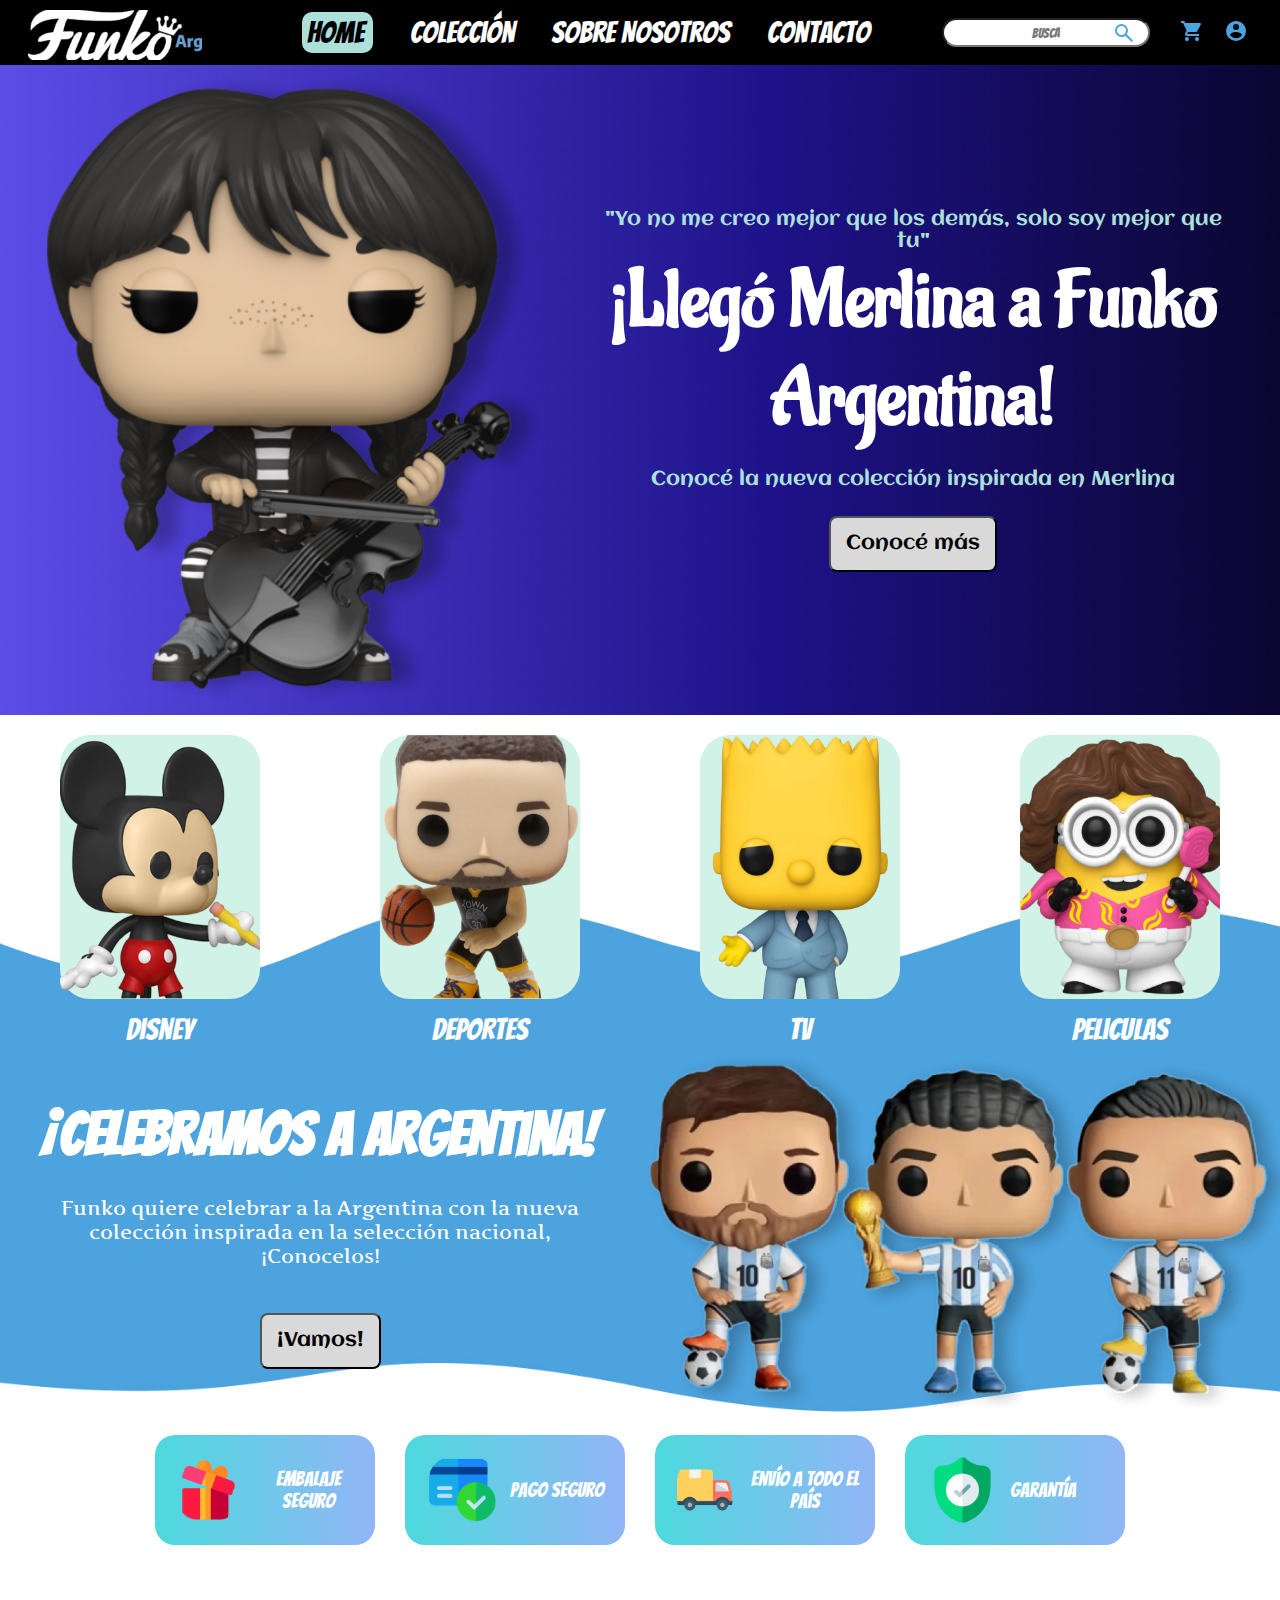
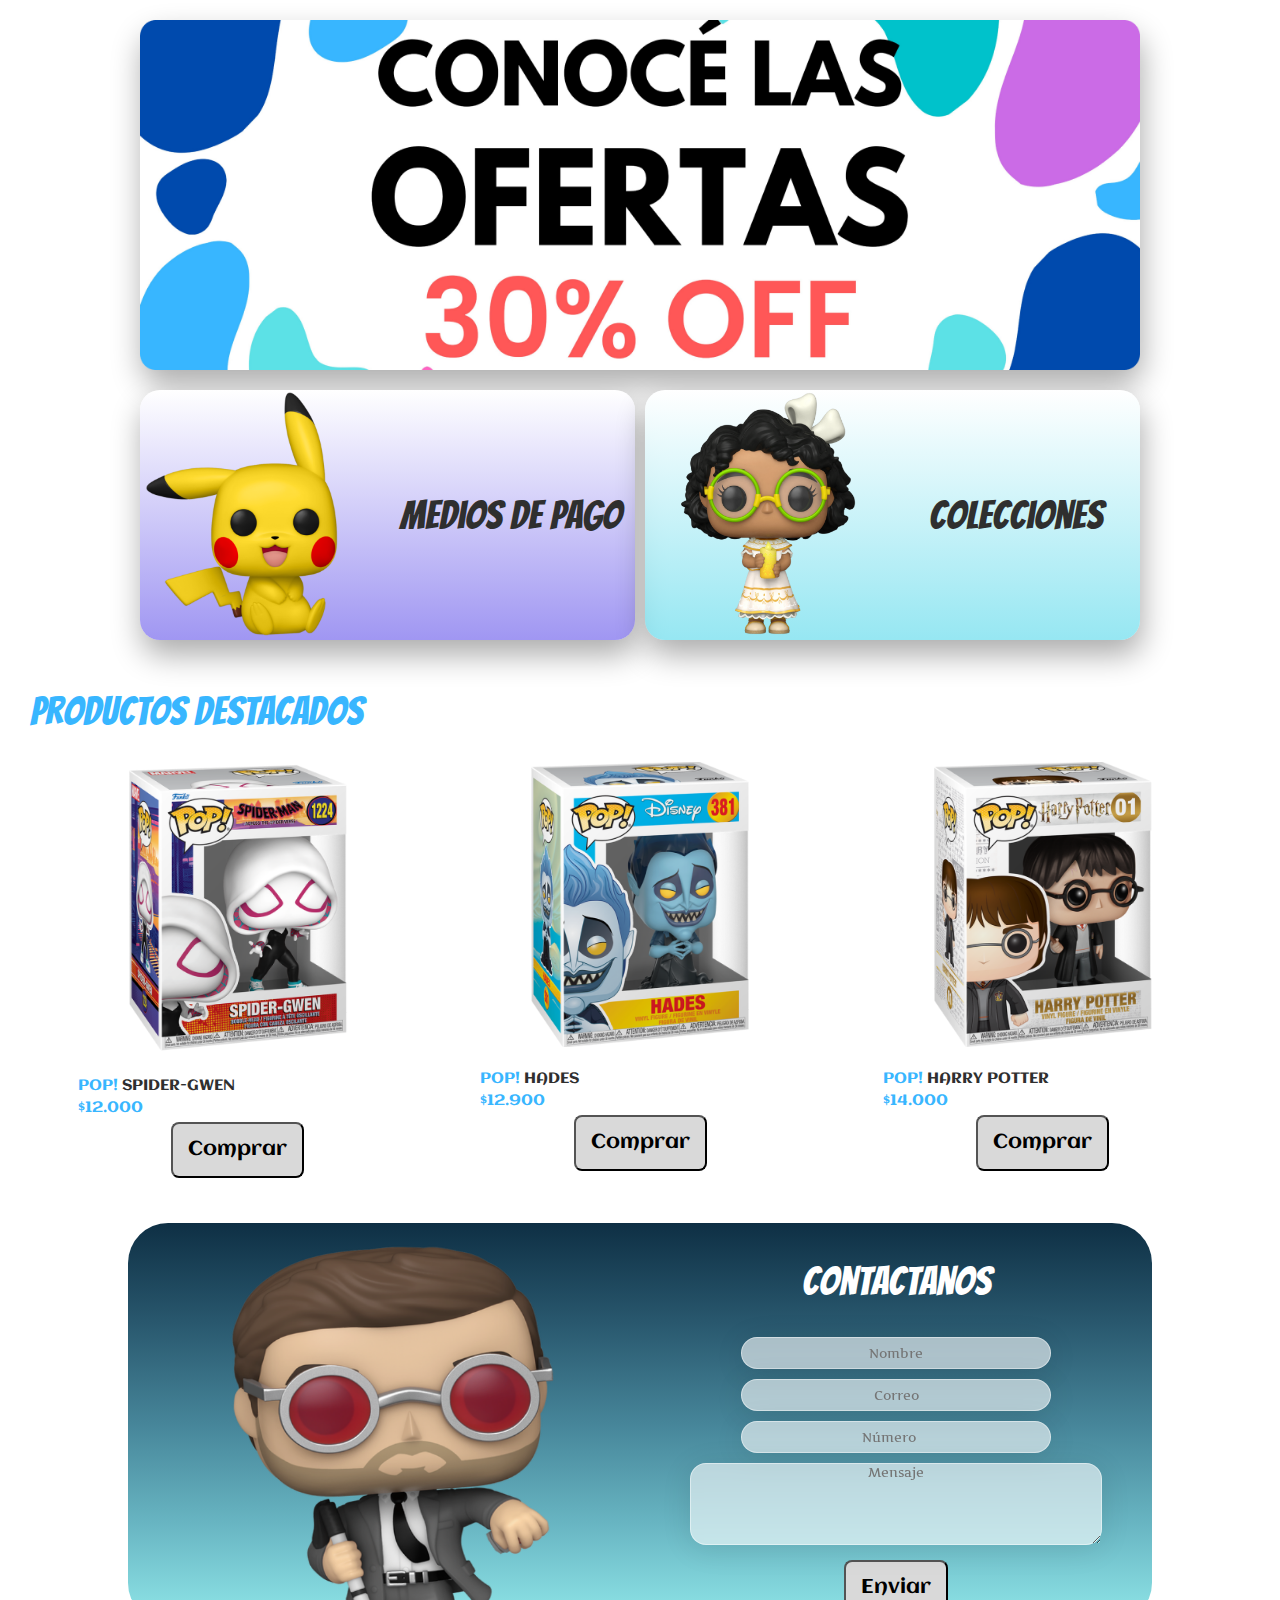
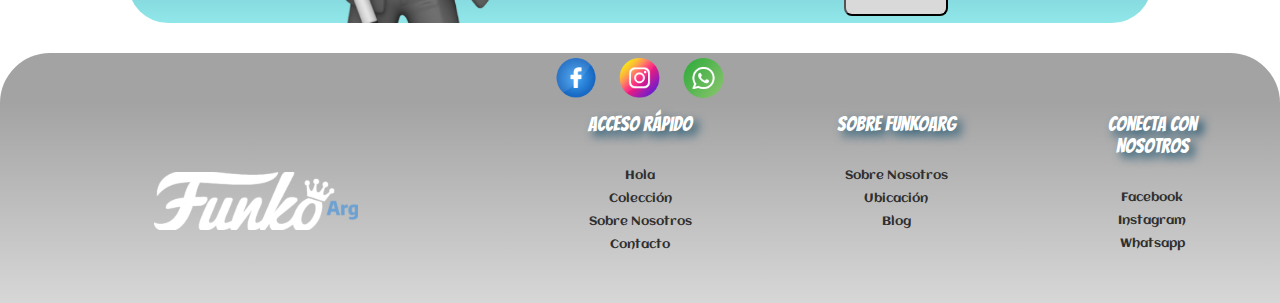
<file: index.html>
<!DOCTYPE html>
<head>
    <meta charset="UTF-8">
    <meta http-equiv="X-UA-Compatible" content="IE=edge">
    <meta name="viewport" content="width=device-width, initial-scale=1.0">
    <link rel="preconnect" href="https://fonts.googleapis.com">
    <link rel="preconnect" href="https://fonts.gstatic.com" crossorigin="">
    <link href="https://fonts.googleapis.com/css2?family=Aclonica&amp;family=Aladin&amp;family=Artifika&amp;family=Bangers&amp;display=swap" rel="stylesheet">
    <link rel="stylesheet" href="./CSS/index.css">
    <script src="./JS/index.js"></script>
    <link rel="icon" type="image/png" href="./IMG/PopLogo.webp">
    <title>FunkoPop - Argentina</title>
</head>

<body>
    <header>
        <div class="header_picture">
            <img src="./IMG/LogoFunko.svg" alt="Logo FunkoPop - Argentina">
        </div>
        <div class="header_div_nav">
            <nav class="header_nav">
                <ul class="nav_list">
                    <li class="nav_items nav_Selected">
                        <a href="">Home</a>
                    </li>
                    <li class="nav_items">
                        <a href="">Colección</a>
                    </li>
                    <li class="nav_items">
                        <a href="">Sobre Nosotros</a>
                    </li>
                    <li class="nav_items">
                        <a href="">Contacto</a>
                    </li>
                </ul>
            </nav>
        </div>
        <div class="header_div_search">
            <div class="search_section">
                <input placeholder="Busca" type="text" name="busqueda" class="search_input">
                <a href="">
                    <svg class="search_icon" xmlns="http://www.w3.org/2000/svg" width="24" height="24" viewBox="0 0 24 24"><path fill="#4ca3dd" d="m19.6 21l-6.3-6.3q-.75.6-1.725.95T9.5 16q-2.725 0-4.612-1.888T3 9.5q0-2.725 1.888-4.612T9.5 3q2.725 0 4.612 1.888T16 9.5q0 1.1-.35 2.075T14.7 13.3l6.3 6.3l-1.4 1.4ZM9.5 14q1.875 0 3.188-1.313T14 9.5q0-1.875-1.313-3.188T9.5 5Q7.625 5 6.312 6.313T5 9.5q0 1.875 1.313 3.188T9.5 14Z"/></svg>
                </a>
            </div>
            <div div="" class="search_iconSection">
                <a href="" class="buy_icon header_icons">
                    <svg xmlns="http://www.w3.org/2000/svg" width="24" height="24" viewBox="0 0 24 24"><path fill="#4ca3dd" d="M7 22q-.825 0-1.413-.588T5 20q0-.825.588-1.413T7 18q.825 0 1.413.588T9 20q0 .825-.588 1.413T7 22Zm10 0q-.825 0-1.413-.588T15 20q0-.825.588-1.413T17 18q.825 0 1.413.588T19 20q0 .825-.588 1.413T17 22ZM5.2 4h14.75q.575 0 .875.513t.025 1.037l-3.55 6.4q-.275.5-.738.775T15.55 13H8.1L7 15h12v2H7q-1.125 0-1.7-.988t-.05-1.962L6.6 11.6L3 4H1V2h3.25l.95 2Z"/></svg>
                </a>
                <a id="userIcon_notLogin" href="./HTML/user.html" class="user_icon header_icons">
                    <svg xmlns="http://www.w3.org/2000/svg" width="24" height="24" viewBox="0 0 24 24"><path fill="#4ca3dd" d="M12 19.2c-2.5 0-4.71-1.28-6-3.2c.03-2 4-3.1 6-3.1s5.97 1.1 6 3.1a7.232 7.232 0 0 1-6 3.2M12 5a3 3 0 0 1 3 3a3 3 0 0 1-3 3a3 3 0 0 1-3-3a3 3 0 0 1 3-3m0-3A10 10 0 0 0 2 12a10 10 0 0 0 10 10a10 10 0 0 0 10-10c0-5.53-4.5-10-10-10Z"/></svg>
                </a>
                <a id="userIcon_loginAlready" class="iconDisplay header_icons" href="./HTML/user.html" class="user_icon header_icons">
                    <svg xmlns="http://www.w3.org/2000/svg" width="24" height="24" viewBox="0 0 24 24"><g fill="none" fill-rule="evenodd"><path d="M24 0v24H0V0h24ZM12.594 23.258l-.012.002l-.071.035l-.02.004l-.014-.004l-.071-.036c-.01-.003-.019 0-.024.006l-.004.01l-.017.428l.005.02l.01.013l.104.074l.015.004l.012-.004l.104-.074l.012-.016l.004-.017l-.017-.427c-.002-.01-.009-.017-.016-.018Zm.264-.113l-.014.002l-.184.093l-.01.01l-.003.011l.018.43l.005.012l.008.008l.201.092c.012.004.023 0 .029-.008l.004-.014l-.034-.614c-.003-.012-.01-.02-.02-.022Zm-.715.002a.023.023 0 0 0-.027.006l-.006.014l-.034.614c0 .012.007.02.017.024l.015-.002l.201-.093l.01-.008l.003-.011l.018-.43l-.003-.012l-.01-.01l-.184-.092Z"/><path fill="#ade0db" d="M12 2C6.477 2 2 6.477 2 12s4.477 10 10 10s10-4.477 10-10S17.523 2 12 2ZM8.5 9.5a3.5 3.5 0 1 1 7 0a3.5 3.5 0 0 1-7 0Zm9.758 7.484A7.985 7.985 0 0 1 12 20a7.985 7.985 0 0 1-6.258-3.016C7.363 15.821 9.575 15 12 15s4.637.821 6.258 1.984Z"/></g></svg>
                </a>
                <a id="logOu"  class="iconDisplay header_icons">
                    <svg xmlns="http://www.w3.org/2000/svg" width="24" height="24" viewBox="0 0 24 24"><path fill="red" fill-rule="evenodd" d="M6 2a3 3 0 0 0-3 3v14a3 3 0 0 0 3 3h6a3 3 0 0 0 3-3V5a3 3 0 0 0-3-3H6zm10.293 5.293a1 1 0 0 1 1.414 0l4 4a1 1 0 0 1 0 1.414l-4 4a1 1 0 0 1-1.414-1.414L18.586 13H10a1 1 0 1 1 0-2h8.586l-2.293-2.293a1 1 0 0 1 0-1.414z" clip-rule="evenodd"/></svg>
                </a>
                <a href="" class="menu_icon header_icons">
                    <svg xmlns="http://www.w3.org/2000/svg" width="24" height="24" viewBox="0 0 24 24"><path fill="#4ca3dd" d="M4 18h16c.55 0 1-.45 1-1s-.45-1-1-1H4c-.55 0-1 .45-1 1s.45 1 1 1zm0-5h16c.55 0 1-.45 1-1s-.45-1-1-1H4c-.55 0-1 .45-1 1s.45 1 1 1zM3 7c0 .55.45 1 1 1h16c.55 0 1-.45 1-1s-.45-1-1-1H4c-.55 0-1 .45-1 1z"/></svg>
                    <svg class="iconDisplay" xmlns="http://www.w3.org/2000/svg" width="24" height="24" viewBox="0 0 24 24"><g fill="none" fill-rule="evenodd"><path d="M24 0v24H0V0h24ZM12.594 23.258l-.012.002l-.071.035l-.02.004l-.014-.004l-.071-.036c-.01-.003-.019 0-.024.006l-.004.01l-.017.428l.005.02l.01.013l.104.074l.015.004l.012-.004l.104-.074l.012-.016l.004-.017l-.017-.427c-.002-.01-.009-.017-.016-.018Zm.264-.113l-.014.002l-.184.093l-.01.01l-.003.011l.018.43l.005.012l.008.008l.201.092c.012.004.023 0 .029-.008l.004-.014l-.034-.614c-.003-.012-.01-.02-.02-.022Zm-.715.002a.023.023 0 0 0-.027.006l-.006.014l-.034.614c0 .012.007.02.017.024l.015-.002l.201-.093l.01-.008l.003-.011l.018-.43l-.003-.012l-.01-.01l-.184-.092Z"/><path fill="#ade0db" d="M12 2C6.477 2 2 6.477 2 12s4.477 10 10 10s10-4.477 10-10S17.523 2 12 2ZM8.5 9.5a3.5 3.5 0 1 1 7 0a3.5 3.5 0 0 1-7 0Zm9.758 7.484A7.985 7.985 0 0 1 12 20a7.985 7.985 0 0 1-6.258-3.016C7.363 15.821 9.575 15 12 15s4.637.821 6.258 1.984Z"/></g></svg>
                </a>
            </div>
        </div>
    </header>

    <main>
        <section class="section_presentation">
            <div class="presentation_funko">
                <img src="./IMG/MerlinaFunko.png" alt="Funko de Merlina">
            </div>
            <div class="presentation_messageIntro">
                <div class="messageIntro_phrase">
                    <p>"Yo no me creo mejor que los demás, solo soy mejor que tu"</p>
                </div>
                <div class="messageIntro_titleSection">
                    <div class="titleSection_title">
                        <h1 id="logOu">¡Llegó Merlina a Funko Argentina!</h1>
                        <p>Conocé la nueva colección inspirada en Merlina</p>
                    </div>
                    <div class="buttonSection">
                        <a href="">
                            <button id="btn" class="btn">Conocé más</button>
                        </a>
                    </div>
                </div>
            </div>
        </section>

        <section class="section_colectionOptions">
            <div id="contenedor" class="colectionOptions_funkoSection">
                <div id="locura" class="funkoSection_items">
                    <div class="funkoSection_pictures">
                        <img src="./IMG/MickeyFun.png" alt="Colección de Disney">
                    </div>
                    <div class="funkoSection_title">
                        <p>Disney</p>
                    </div>
                </div>
                <div class="funkoSection_items">
                    <div class="funkoSection_pictures">
                        <img src="./IMG/DeportesFun.png" alt="Colección de Deportes">
                    </div>
                    <div class="funkoSection_title">
                        <p>Deportes</p>
                    </div>
                </div>
                <div class="funkoSection_items">
                    <div class="funkoSection_pictures">
                        <img src="./IMG/BartFun.png" alt="Colección de TV">
                    </div>
                    <div class="funkoSection_title">
                        <p>TV</p>
                    </div>
                </div>
                <div class="funkoSection_items">
                    <div class="funkoSection_pictures">
                        <img src="./IMG/MinnionsFun.png" alt="Colección de Peliculas">
                    </div>
                    <div class="funkoSection_title">
                        <p>Peliculas</p>
                    </div>
                </div>
            </div>
        </section>

        <section class="section_argentinaColection">
            <div class="argentinaColection_title">
                <h2>¡Celebramos a argentina!</h2>
                <p id="modificar">Funko quiere celebrar a la Argentina con la nueva colección inspirada en la selección nacional, ¡Conocelos!</p>
                <div class="buttonSection">
                    <a href="">
                        <button class="btn">¡Vamos!</button>
                    </a>
                </div>
            </div>
            <div class="argentinaColection_picture">
                <img src="./IMG/JugadoresDeFutbol.png" alt="Funko de Selección Argentina">
            </div>
        </section>

        <section class="section_secureOptions">
            <div class="section_secure">
                <div class="secure_items">
                    <div class="secure_items_picture">
                        <img src="./IMG/EmpaquetadoIcon.png" alt="Icono de Embalaje">
                    </div>
                    <div class="secure_items_name">
                        <p>Embalaje Seguro</p>
                    </div>
                </div>
                <div class="secure_items">
                    <div class="secure_items_picture">
                        <img src="./IMG/PagoSeguroIcon.png" alt="Icono de Pago Seguro">
                    </div>
                    <div class="secure_items_name">
                        <p>Pago Seguro</p>
                    </div>
                </div>
                <div class="secure_items">
                    <div class="secure_items_picture">
                        <img src="./IMG/EmbalajeIcon.png" alt="Icono de Envío">
                    </div>
                    <div class="secure_items_name">
                        <p>Envío a todo el país</p>
                    </div>
                </div>
                <div class="secure_items">
                    <div class="secure_items_picture">
                        <img src="./IMG/GarantiaIcon.png" alt="Icono de Garantía">
                    </div>
                    <div class="secure_items_name">
                        <p>Garantía</p>
                    </div>
                </div>
            </div>
        </section>

        <section class="section_grid">
            <div class="grid_home">
                <div class="grid_home_one grid_images">
                    <a href="">
                        <img src="./IMG/Grid1.png" alt="Ofertas">
                    </a>
                </div>
                <div class="grid_home_two grid_images grid_flex">
                    <div class="grid_home_pictures">
                        <a href="">
                            <img src="./IMG/Grid2.png" alt="Colecciones">
                        </a>
                    </div>
                    <div class="grid_home_text">
                        <p>Medios de Pago</p>
                    </div>
                </div>
                <div class="grid_home_three grid_images grid_flex">
                    <div class="grid_home_pictures">
                        <a href="">
                            <img src="./IMG/Grid3.png" alt="Medios de Pago">
                        </a>
                    </div>
                    <div class="grid_home_text">
                        <p>Colecciones</p>
                    </div>
                </div>
            </div>
        </section>

        <section class="section_funkoProducts">
            <div class="funkoProducts_div">
                <div class="funkoProducts_title">
                    <p>Productos destacados</p>
                </div>
                <div class="funkoProducts_productsList">
                    <div class="funkoProducts_item">
                        <picture class="funkoProducts_item_picture">
                            <img src="./IMG/funkoVenta1.png" alt="Funko de Spider-Gwen">
                        </picture>
                        <div class="funkoProducts_item_infoSection">
                            <p><span class="lt-blue">POP!</span> SPIDER-GWEN</p>
                            <p><span class="lt-blue margin-t&b">$12.000</span></p>
                            <a href="">
                                <button class="btn">Comprar</button>
                            </a>
                        </div>
                    </div>
                    <div class="funkoProducts_item">
                        <picture class="funkoProducts_item_picture">
                            <img src="./IMG/ventaFunko2.png" alt="Funko de Hades de Hercules">
                        </picture>
                        <div class="funkoProducts_item_infoSection">
                            <p><span class="lt-blue">POP!</span> HADES</p>
                            <p><span class="lt-blue margin-t&b">$12.900</span></p>
                            <a href="">
                                <button class="btn">Comprar</button>
                            </a>
                        </div>
                    </div>
                    <div class="funkoProducts_item">
                        <picture class="funkoProducts_item_picture">
                            <img src="./IMG/ventaFunko3.png" alt="Funko de Harry Potter">
                        </picture>
                        <div class="funkoProducts_item_infoSection">
                            <p><span class="lt-blue">POP!</span> HARRY POTTER</p>
                            <p><span class="lt-blue margin">$14.000</span></p>
                            <a href="">
                                <button class="btn">Comprar</button>
                            </a>
                        </div>
                    </div>
                </div>
            </div>
        </section>

        <section class="section_contactArea">
            <div class="section_contactArea_parent">
                <div class="contactArea_picture">
                    <img src="./IMG/Contact_Funko.png" alt="Funko de Contacto">
                </div>
                <div class="contactArea_messageArea">
                    <div class="messageArea_title">
                        <p>Contactanos</p>
                    </div>
                   <form method="get" action="/action_page.php" target="_blank">
                    <div class="messageArea_contactInfoHome">
                        <input id="myInput" class="contactInfoHome_input inputHome_short contactInfo_name" type="text" placeholder="Nombre">
                        <p id="kaka" class="locurix">0 caracteres</p>
                        <input id="myInput" class="contactInfoHome_input inputHome_short contactInfo_email" type="email" placeholder="Correo">
                        <p id="kaka" class="locurix">0 caracteres</p>
                        <input class="contactInfoHome_input inputHome_short contactInfo_number" type="number" placeholder="Número">
                        <textarea class="contactInfoHome_input inputHome_large contactInfo_message" placeholder="Mensaje"></textarea>
                    </div>
                    <div class="contactArea_buttonArea">
                        <button type="submit" class="btn">Enviar</button>
                    </div>
                   </form>
                </div>
            </div>
        </section>

        <section class="section_preFooter">
            <div class="preFooter_socialMedia">
                <img src="./IMG/Contact_Fb.png">
                <img src="./IMG/Contact_Ig.png">
                <img src="./IMG/Contact_Ws.png">
            </div>
        </section>
    </main>

    <footer id="locurix">
        <div class="footer_logoDiv">
            <img src="./IMG/LogoFunko.svg">
        </div>
        <div class="footer_infoDiv">
            <div class="footer_fastAccess footer_infoSections">
                <div class="footer_fastAccess_title footer_infoSections_titles">
                    <p>Acceso rápido</p>
                </div>
                <div class="footer_fastAccess_items">
                    <ul class="footer_fastAccess_itemsList footer_infoSections_itemsList">
                        <li>
                            <a href="">Hola</a>
                        </li>
                        <li>
                            <a href="">Colección</a>
                        </li>
                        <li>
                            <a href="">Sobre Nosotros</a>
                        </li>
                        <li>
                            <a href="">Contacto</a>
                        </li>
                    </ul>
                </div>
            </div>
            <div class="footer_aboutUs footer_infoSections">
                <div class="footer_aboutUs_title footer_infoSections_titles">
                    <p>Sobre FunkoArg</p>
                </div>
                <div class="footer_aboutUs_items">
                    <ul class="footer_aboutUs_itemsList footer_infoSections_itemsList">
                        <li>
                            <a href="">Sobre Nosotros</a>
                        </li>
                        <li>
                            <a href="">Ubicación</a>
                        </li>
                        <li>
                            <a href="">Blog</a>
                        </li>
                    </ul>
                </div>
            </div>
            <div class="footer_conectUs footer_infoSections">
                <div class="footer_conectUs_title footer_infoSections_titles">
                    <p>Conecta con Nosotros</p>
                </div>
                <div class="footer_conectUs_items">
                    <ul class="footer_conectUs_itemsList footer_infoSections_itemsList">
                        <li>
                            <a href="">Facebook</a>
                        </li>
                        <li>
                            <a href="">Instagram</a>
                        </li>
                        <li>
                            <a href="">Whatsapp</a>
                        </li>
                    </ul>
                </div>
            </div>
        </div>
    </footer>
    <script src="./JS/home.js"></script>
</body>
</file>
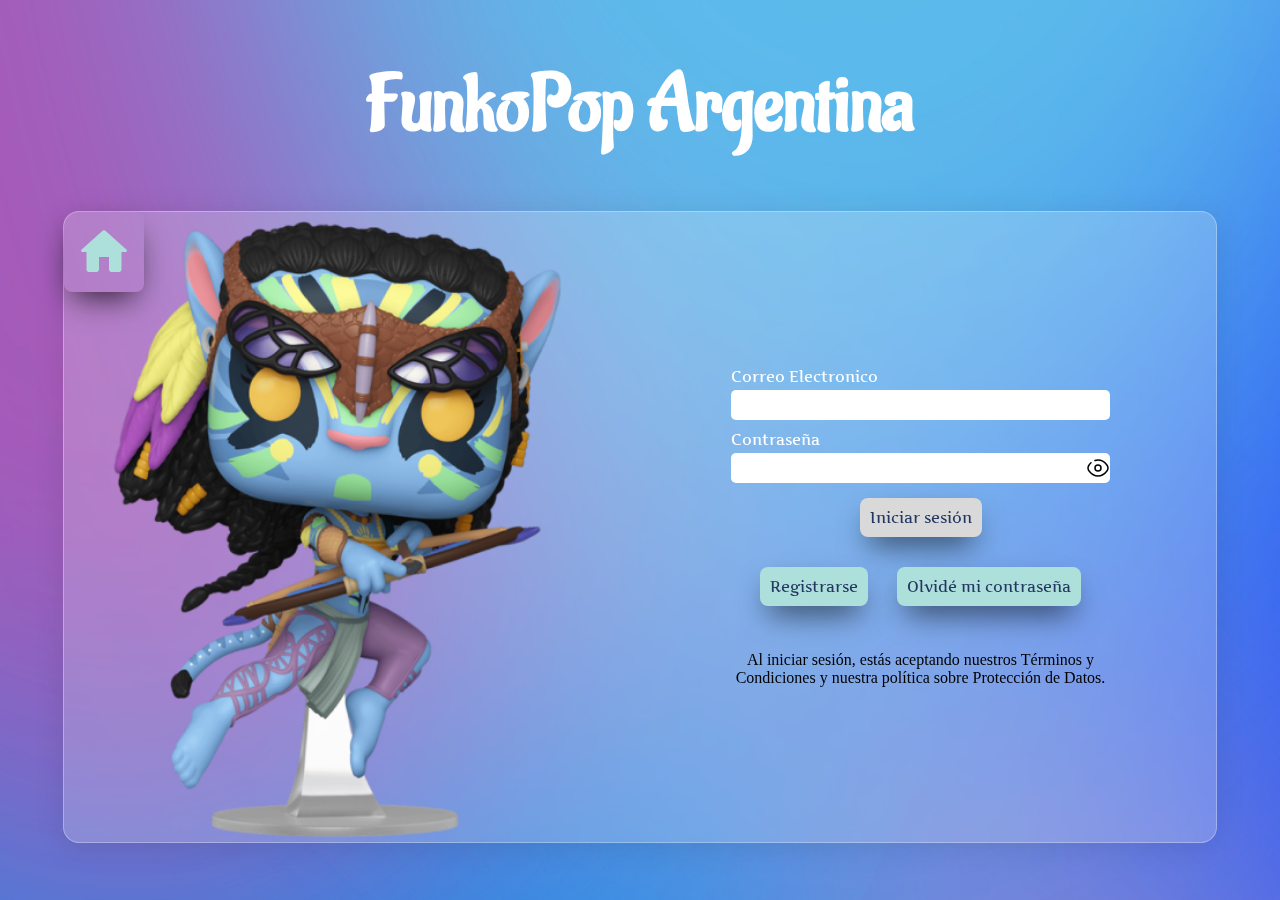
<file: HTML/user.html>
<!DOCTYPE html>
<head>
    <meta charset="UTF-8">
    <meta http-equiv="X-UA-Compatible" content="IE=edge">
    <meta name="viewport" content="width=device-width, initial-scale=1.0">
    <link rel="preconnect" href="https://fonts.googleapis.com">
    <link rel="preconnect" href="https://fonts.gstatic.com" crossorigin="">
    <link href="https://fonts.googleapis.com/css2?family=Aclonica&amp;family=Aladin&amp;family=Artifika&amp;family=Bangers&amp;display=swap" rel="stylesheet">
    <link rel="stylesheet" href="../CSS/login.css">
    <link rel="icon" type="image/png" href="../IMG/PopLogo.webp">
    <title>FunkoPop - Argentina - Plataforma</title>
</head>

<body>
    <div class="login_contenedor">
        <div class="login_titleBox">
            <h1 class="title-text">FunkoPop Argentina</h1>
        </div>
        <div class="login_loginBox">
            <a class="positionBox" href="../index.html">
                <svg class="btn" xmlns="http://www.w3.org/2000/svg" width="60" height="60" viewBox="0 0 24 24"><g transform="rotate(180 12 12) translate(0 24) scale(1 -1)"><path fill="#ade0db" d="M10 19v-5h4v5c0 .55.45 1 1 1h3c.55 0 1-.45 1-1v-7h1.7c.46 0 .68-.57.33-.87L12.67 3.6c-.38-.34-.96-.34-1.34 0l-8.36 7.53c-.34.3-.13.87.33.87H5v7c0 .55.45 1 1 1h3c.55 0 1-.45 1-1z"/></g></svg>
            </a>
            <div class="login_loginBox_img imgFull">
                <!---->
            </div>
            <div class="loginBox_loginInfo">
                <form id="formVisible1" class="formDisplay">
                    <div class="form_loginBox">
                        <fieldset class="form_loginBox_field">
                            <legend class="hidden">Sign In</legend>
                            <div class="formAlign">
                                <label class="formLabel" for="email_login">Correo Electronico</label>
                                <div class="formAlign_second">
                                    <input class="formInput" type="email" name="correo_electronico" id="email_login">
                                </div>
                            </div>
                            <div class="formAlign">
                                <label class="formLabel" for="password_login">Contraseña</label>
                                <div class="formAlign_second">
                                    <input id="passInput" class="formInput_pas" type="password" name="password_login" id="password_login">
                                    <div>
                                        <button id="btn_button" class="btn_white" type="button">
                                            <svg xmlns="http://www.w3.org/2000/svg" width="24" height="24" viewBox="0 0 24 24"><g fill="none" stroke="currentColor" stroke-width="1.5"><path stroke-linecap="round" d="M9 4.46A9.84 9.84 0 0 1 12 4c4.182 0 7.028 2.5 8.725 4.704C21.575 9.81 22 10.361 22 12c0 1.64-.425 2.191-1.275 3.296C19.028 17.5 16.182 20 12 20c-4.182 0-7.028-2.5-8.725-4.704C2.425 14.192 2 13.639 2 12c0-1.64.425-2.191 1.275-3.296A14.465 14.465 0 0 1 5 6.821"/><path d="M15 12a3 3 0 1 1-6 0a3 3 0 0 1 6 0Z"/></g></svg>
                                        </button>
                                    </div>
                                </div>
                            </div>
                            <div class="btn_align">
                                <div>
                                    <button class="btn btn_gray" type="button" id="login_button">Iniciar sesión</button>
                                </div>
                                <div class="btn_align_second">
                                    <div class="space_margin">
                                        <button id="signUp" class="btn btn_green" type="button">Registrarse</button>
                                    </div>
                                    <div class="space_margin">
                                        <button class="btn btn_green" type="button">Olvidé mi contraseña</button>
                                    </div>
                                </div>
                            </div>
                            <div class="formAlign textAlign">
                                <p>Al iniciar sesión, estás aceptando nuestros Términos y Condiciones y nuestra política sobre Protección de Datos.</p>
                            </div>
                        </fieldset>
                    </div>
                </form>
                <div id="welcomeDiv" class="formDisplay_signUp">
                    <p></p>
                </div>
                <form id="formVisible2" class="formDisplay_signUp" method="POST" class="loginBox_form">
                    <div class="form_loginBox">
                        <fieldset class="form_loginBox_field">
                            <legend class="hidden">Sign In</legend>
                            <svg class="btn" id="btn" class="svg_form" xmlns="http://www.w3.org/2000/svg" width="60" height="60" viewBox="0 0 24 24"><g transform="rotate(180 12 12) translate(0 24) scale(1 -1)"><path fill="#ade0db" d="M18.4 10.6C16.55 9 14.15 8 11.5 8c-4.65 0-8.58 3.03-9.96 7.22L3.9 16a8.002 8.002 0 0 1 7.6-5.5c1.95 0 3.73.72 5.12 1.88L13 16h9V7l-3.6 3.6Z"/></g></svg>
                            <div class="formAlign">
                                <div class="formMargin">
                                    <label class="formLabel" for="loginName">Nombre</label>
                                     <div class="formAlign_second">
                                        <input id="loginName" class="formInput" type="text" name="correo_electronico">
                                    </div>
                                </div>
                                <div class="formMargin">
                                    <label class="formLabel" for="loginLastName">Apellido</label>
                                     <div class="formAlign_second">
                                        <input id="loginLastName" class="formInput" type="text" name="correo_electronico">
                                    </div>
                                </div>
                            </div>
                            <div class="formAlign">
                                <label class="formLabel" for="loginEmail">Correo Electronico</label>
                                <div class="formAlign_second">
                                    <input id="loginEmail" class="formInput" type="email" name="correo_electronico">
                                </div>
                            </div>
                            <div class="formAlign">
                                <label class="formLabel" for="loginPassword">Contraseña</label>
                                <div class="formAlign_second">
                                    <input id="loginPassword" class="formInput_pas" type="password" name="loginPassword">
                                    <div>
                                        <button id="btn_buttonLogin" class="btn_white" type="button">
                                            <svg xmlns="http://www.w3.org/2000/svg" width="24" height="24" viewBox="0 0 24 24"><g fill="none" stroke="currentColor" stroke-width="1.5"><path stroke-linecap="round" d="M9 4.46A9.84 9.84 0 0 1 12 4c4.182 0 7.028 2.5 8.725 4.704C21.575 9.81 22 10.361 22 12c0 1.64-.425 2.191-1.275 3.296C19.028 17.5 16.182 20 12 20c-4.182 0-7.028-2.5-8.725-4.704C2.425 14.192 2 13.639 2 12c0-1.64.425-2.191 1.275-3.296A14.465 14.465 0 0 1 5 6.821"/><path d="M15 12a3 3 0 1 1-6 0a3 3 0 0 1 6 0Z"/></g></svg>
                                        </button>
                                    </div>
                                </div>
                            </div>
                            <div class="formAlign">
                                <div class="textAlign">
                                    <input type="checkbox" name="" id="">
                                    Acepto los <a href="">Terminos y Condiciones</a>
                                </div>
                                <div class="textAlign formMargin">
                                    <button id="signnUpButton" class="btn btn_green" type="button">Registrarse</button>
                                </div>
                            </div>
                        </fieldset>
                    </div>
                </form>
            </div>
        </div>
    </div>
    <script src="../JS/index.js"></script>
</body>
</file>
<file: CSS/index.css>
* {
    padding: 0;
    margin: 0;
}

h1 {
    font-family: 'Aladin', cursive;
    font-size: 5rem;
    color: white;
    text-align: center;
    animation-name: titulo_brillante;
    animation-iteration-count: infinite;
    animation-timing-function: ease-out;
    animation-duration: 5s;
}

@keyframes titulo_brillante {
    0% {
        transform: scale(1.0,1.0);
    }
    50% {
        transform: scale(1.1,1.1);
    }
    100% {
        transform: scale(1.0,1.0);
    }
}

/* USER ALERT */

.showUserAlert {
    opacity: 0;
    transition: opacity 1s ease;
    position: absolute;
    display: flex;
    justify-content: center;
    align-items: center;
    border-radius: 15px;
    width: 100px;
    height: 100px;
    top: 120%;
    left: -45%;
    background-color: lightblue;
    z-index: 10;
    box-shadow: 1px 6px 5px 0px rgba(66,182,208,0.75);
-webkit-box-shadow: 1px 6px 5px 0px rgba(66,182,208,0.75);
-moz-box-shadow: 1px 6px 5px 0px rgba(66,182,208,0.75);
}

.showUserAlert_Opacity {
    opacity: 1;
}

.textUserAlert {
    color: black;
    text-align: center;
}


.custom-alert {
    position: fixed;
    top: 50%;
    left: 50%;
    transform: translate(-50%, -50%);
    padding: 20px;
    background-color: white;
    z-index: 9999;
  }
  
  .overlay-Please {
    position: fixed;
    top: 0;
    left: 0;
    width: 100%;
    height: 100%;
    background-color: rgba(0, 0, 0, 0.5); /* Fondo oscuro semi-transparente */
    z-index: 9998; /* Asegura que la capa de fondo esté por debajo de la alerta */
  }


  .locurix {
    display: none;
  }

header {
    background-color: black;
    position: sticky;
    display: flex;
    height: 65px;
}

.header2 {
    background-color: white;
} 

.header_picture {
    width: 15%;
    margin: auto;
    padding: 10px;
}

.header_div_nav {
    width: 50%;
    margin: auto;
}

.nav_list {
    display: flex;
    justify-content: space-evenly;
    align-items: center;
}

.nav_items a {
    text-decoration: none;
    color: white;
    font-family: 'Bangers', cursive;
    font-size: 30px;
}

.nav_Selected a {
    background-color: #ADE0DB;
    color: black;
    padding: 5px 9px 5px 5px;
    text-align: center;
    border-radius: 10px;
}

.nav_items a:hover {
    color: #7d7d7d;
}

.header_div_search {
    width: 25%;
    height: 100%;
    display: flex;
    justify-content: space-between;
    margin: auto;
}

.search_section {
    width: 70%;
    margin: auto;
    position: relative;
}

.search_icon {
    position: absolute;
    top: 50%;
    transform: translateY(-50%);
    right: 10px;
    font-size: 20px;
}

.search_input {
    width: 100%;
    height: 25px;
    border-radius: 15px;
    font-family: 'Bangers', cursive;
    text-align: center;
}

.search_icon img {
    width: 75%;
}

.search_iconSection {
    width: 40%;
    display: flex;
    justify-content: center;
    margin: auto;
}

.header_icons {
    cursor: pointer;
    position: relative
}

.header_icons svg {
    width: 100%;
    margin: 0px 10px;
}

.iconDisplay {
    display: none;
}

.menu_icon {
    display: none;
}

/* PRESENTATION SECTION */

.section_presentation {
    background-image: url(../IMG/ImagenPres.jpg);
    background-repeat: no-repeat;
    background-size: cover;
    height: 650px;
    display: flex;
    justify-content: space-evenly;
    margin: auto;
    overflow: hidden;
    align-items: center;
}

.presentation_funko {
    width: 500px;
    display: flex;
    justify-content: center;
}

.presentation_funko img {
    width: 100%;
}

.presentation_messageIntro {
    width: 50%;
    display: flex;
    flex-direction: column;
    justify-content: space-evenly;
}

.messageIntro_phrase p {
    font-family: 'Aclonica', sans-serif;
    color: #ADE0DB;
    font-size: 20px;
    text-align: center; 
}

.titleSection_title p {
    margin-top: 10px;
    padding: 10px;
    font-family: 'Aclonica', sans-serif;
    color: #ADE0DB;
    font-size: 20px;
    text-align: center;  
}

.buttonSection {
    display: flex;
    justify-content: center;
    margin-top: 15px;
}

.btn {
    text-align: center;
    padding: 15px;
    font-family: 'Aclonica', sans-serif;
    font-size: 20px;
    background-color: #D9D9D9;
    border-radius: 8px;
}

.btn:hover {
    background-color: #9c9696;
    cursor: pointer;
}

/* COLECTION OPTIONS */

.section_colectionOptions {
    margin-top: 20px;
    background-image: url(../IMG/Background1.jpg);
    background-repeat: no-repeat;
    background-size: cover;
    background-position: center;
}

.colectionOptions_funkoSection {
    display: flex;
    flex-wrap: wrap;
    justify-content: space-around;
}

.funkoSection_items {
    width: 300px;
    margin: 0px 10px;
}

.funkoSection_pictures {
    background-color: #D0F2E7;
    border-radius: 30px;
    height: 88%;
    cursor: pointer;
    transition: all 1s;
}

.funkoSection_pictures:hover {
    background-color: #abccc1;
    transform:scale(1.05,1.05);
}

.funkoSection_pictures img {
    height: 100%;
    width: 100%;
}

.funkoSection_title {
    text-align: center;
    margin: 15px 0px;
    font-family: 'Bangers', cursive;
    color: white;
    font-size: 30px;
}

/* ARGENTINA COLECTION */

.section_argentinaColection {
    background-image: url(../IMG/Background2.jpg);
    background-repeat: no-repeat;
    background-size: cover;
    display: flex;
    justify-content: space-around;
    align-items: center;
    height: 500px;
}

.argentinaColection_title {
    width: 50%;
}

.argentinaColection_title h2 {
    font-family: 'Bangers', cursive;
    text-align: center;
    font-size: 60px;
    color: white;
}

.argentinaColection_title p {
    font-family: 'Artifika', serif;
    text-align: center;
    font-size: 20px;
    padding: 30px;
    color: white;
}

.argentinaColection_picture {
    width: 50%;
}

.argentinaColection_picture img {
    width: 100%;
}

/* SECURE SECTION */

.section_secure {
    display: flex;
    justify-content: center;
    margin-bottom: 60px;
    flex-wrap: wrap;
}

.secure_items {
    margin: 0px 15px 15px 15px;
    padding: 10px;
    display: flex;
    align-items: center;
    background: linear-gradient(90deg, rgba(77,217,221,1) 0%, rgba(20,97,236,0.468312324929972) 100%);
    border-radius: 20px;
    width: 200px;
    height: 90px;
}

.secure_items_picture {
    display: flex;
    justify-content: center;
}

.secure_items_picture img {
    width: 70%;
}

.secure_items_name {
    font-family: 'Bangers', cursive;
    text-align: center;
    font-size: 20px;
    color: white;
}

/* GRID SECTION */

.section_grid {
    display: flex;
    justify-content: center;
}

.grid_home {
    display: grid;
    justify-content: center;
    flex-wrap: wrap;
    margin: auto;
    width: 1200px;
    grid-template-columns: 1fr 1fr;
    grid-template-rows: 400px 300px;
    grid-template-areas: 
    "principal principal"
    "coleccion pagos";
    grid-row-gap: 20px;
    grid-column-gap: 10px;
}

.grid_images {
    transition: all 0.5s;
    border-radius: 20px;
}

.grid_images img {
    width: 100%;
    height: 100%;
}

.grid_home_one {
    grid-area: principal;
    box-shadow: 2px 15px 31px 0px rgba(0,0,0,0.33);
    -webkit-box-shadow: 2px 15px 31px 0px rgba(0,0,0,0.33);
    -moz-box-shadow: 2px 15px 31px 0px rgba(0,0,0,0.33);
}

.grid_home_one:hover {
    transform: scale(1.01,1.01);
    box-shadow: -1px 9px 41px 0px rgba(47,102,236,0.75);
-webkit-box-shadow: -1px 9px 41px 0px rgba(47,102,236,0.75);
-moz-box-shadow: -1px 9px 41px 0px rgba(47,102,236,0.75);

}

.grid_flex {
    display: flex;
    text-align: center;
    cursor: pointer;
}

.grid_home_two {
    grid-area: coleccion;
    background: rgb(113,99,236);
background: linear-gradient(0deg, rgba(113,99,236,0.6699929971988796) 0%, rgba(255,255,255,1) 100%);
box-shadow: 2px 15px 31px 0px rgba(0,0,0,0.33);
-webkit-box-shadow: 2px 15px 31px 0px rgba(0,0,0,0.33);
-moz-box-shadow: 2px 15px 31px 0px rgba(0,0,0,0.33);
}

.grid_home_three {
    grid-area: pagos;
    background: rgb(99,219,236);
background: linear-gradient(0deg, rgba(99,219,236,0.6699929971988796) 0%, rgba(255,255,255,1) 100%);
box-shadow: 2px 15px 31px 0px rgba(0,0,0,0.33);
-webkit-box-shadow: 2px 15px 31px 0px rgba(0,0,0,0.33);
-moz-box-shadow: 2px 15px 31px 0px rgba(0,0,0,0.33);
}

.grid_home_pictures {
    width: 50%;
}

.grid_home_text {
    width: 50%;
    margin: auto;
    font-family: 'Bangers', cursive;
    text-align: center;
    font-size: 40px;
    color: rgb(47, 47, 47);
}

/* PRODUCTS SELL */

.section_funkoProducts {
    margin-top: 40px;
    padding: 10px;
    height: 100%;
    align-items: center;
}

.funkoProducts_div {
    height: 100%;
}

.funkoProducts_title p {
    margin-left: 20px;
    font-family: 'Bangers';
    font-size: 40px;
    color: #38B6FF;
}

.funkoProducts_productsList {
    display: flex;
    justify-content: space-evenly;
    flex-wrap: wrap;
    margin-top: 20px;
    height: 90%;
}

.funkoProducts_item {
    width: 350px;
    height: 100%;
    margin: 10px 0px;
}

.funkoProducts_item_picture {
    display: block;
    width: 100%;
    height: 65%;
}

.funkoProducts_item_picture img {
    width: 100%;
    height: 100%;
}

.funkoProducts_item_infoSection {
    padding: 15px;
}

.funkoProducts_item_infoSection p {
    font-family: 'Aclonica', sans-serif;
    color: rgb(47, 47, 47);
    font-size: 15px;
    margin: 5px 0px;
}

.lt-blue {
    color: #38B6FF;
}

.funkoProducts_item_infoSection a {
    text-decoration: none;
}

.funkoProducts_item_infoSection button {
    display: block;
    cursor: pointer;
    margin: 0px auto;
    text-decoration: none;
}

/* CONTACT AREA */

.section_contactArea {
    height: 400px;
    display: flex;
    justify-content: center;
    margin: 10px 0px 30px 0px;
}

.section_contactArea_parent {
    background-image: linear-gradient(to top, #90e7e9, #68b5c2, #468599, #29586e, #0e2f44);
    border-radius: 40px;
    width: 80%;
    display: flex;
    justify-content: center;
}

.contactArea_picture {
    display: flex;
    justify-content: center;
    width: 50%;
}

.contactArea_messageArea {
    display: flex;
    flex-direction: column;
    width: 50%;
    margin: auto;
}

.messageArea_title p {
    font-family: 'Bangers', cursive;
    text-align: center;
    font-size: 40px;
    color: white;
    padding: 30px;
}

.messageArea_contactInfoHome {
    display: flex;
    flex-direction: column;
}

.contactInfoHome_input {
    margin: 5px auto;
    background: rgba(255, 255, 255, 0.6);
    border-radius: 16px;
    box-shadow: 0 4px 30px rgba(0, 0, 0, 0.1);
    backdrop-filter: blur(5.4px);
    -webkit-backdrop-filter: blur(5.4px);
    border: 1px solid rgba(255, 255, 255, 0.45);
    text-align: center;
    font-family: 'Artifika', serif;
}

.inputHome_short {
    width: 60%;
    height: 30px;
}

.inputHome_large {
    width: 80%;
    height: 80px;
}

.contactArea_buttonArea {
    display: flex;
    justify-content: center;
    margin-top: 10px;
}

/* PRE FOOTER */

.section_preFooter {
    border-radius: 200px 200px 0px 0px;
    -webkit-border-radius: 200px 200px 0px 0px;
    -moz-border-radius: 200px 200px 0px 0px;
    background-color: #A3A3A3;
    display: flex;
    justify-content: center;
    height: 50px;
}

.preFooter_socialMedia {
    width: 50%;
    display: flex;
    justify-content: center;
}

.preFooter_socialMedia img {
    height: 80%;
    margin: auto 10px;
}

/* FOOTER */

footer {
    background: rgb(216,215,215);
    background: linear-gradient(0deg, rgba(216,215,215,1) 0%, rgba(163,163,163,1) 100%);
    height: 200px;
    display: flex;
    justify-content: space-evenly;
}

.footer_logoDiv {
    width: 40%;
    text-align: center;
    margin: auto;
}

.footer_logoDiv img {
    width: 40%;
}

.footer_infoDiv {
    width: 60%;
    display: flex;
    justify-content: center;
}

.footer_infoSections {
    width: 20%;
    height: 90%;
    margin: auto;
}

.footer_infoSections_titles {
    margin-bottom: 30px;
}

.footer_infoSections_titles p {
    font-family: 'Bangers', cursive;
    text-shadow: 5px 5px 10px rgb(22, 81, 110);
    font-size: 20px;
    color: white;
    text-align: center;
}

.footer_infoSections_itemsList {
    text-align: center;
    list-style-type: none;
}

.footer_infoSections_itemsList li {
    margin: 5px 0px;
}

.footer_infoSections_itemsList a {
    text-decoration: none;
    font-family: 'Aclonica', sans-serif;
    color: rgb(47, 47, 47);
    font-size: 12px;
}


/* MEDIA QUERIES */

@media only screen and (max-width: 1280px) {
    
    .funkoSection_items {
        width: 200px;
        height: 300px;
        margin: 0px 10px;
    }

    .grid_home {
        width: 1000px;
        grid-template-rows: 350px 250px;
    }

    .section_argentinaColection {
        height: 400px;
    }
    

}

@media only screen and (max-width: 1040px) {
    h1 {
        font-size: 50px;
    }

    .section_presentation {
        height: 550px;
    }

    .presentation_funko {
        width: 370px;
        height: 450px;
    }

    .messageIntro_phrase {
        margin-bottom: 40px;
    }

    .messageIntro_phrase p {
        font-size: 15px;
    }

    .funkoSection_items {
        width: 150px;
        height: 230px;
    }

    .grid_home {
        width: 800px;
        grid-template-rows: 250px 200px;
    }

    .funkoSection_items {
        width: 150px;
        height: 230px;
    }

    .section_secure {
        margin-bottom: 20px;
    }

    .secure_items {
        width: 140px;
        height: 50px;
    }

    .secure_items_name {
        font-size: 15px;
    }
}

@media only screen and (max-width: 980px) {
    .btn {
        text-align: center;
        padding: 10px;
        font-family: 'Aclonica', sans-serif;
        font-size: 15px;
        background-color: #D9D9D9;
        border-radius: 8px;
    }
    
    .section_contactArea {
        height: 300px;
    }
    
    .section_contactArea_parent {
        width: 95%;
    }

    .messageArea_title p {
        font-size: 20px;
        padding: 5px;
    }

    .contactInfoHome_input {
        width: 90%;
    }

    .footer_logoDiv {
        width: 25%;
    }

    .footer_logoDiv img {
        width: 70%;
    }
    
    .footer_infoSections {
        width: 25%;
    }
}

@media only screen and (max-width: 810px) {

    h1 {
        font-size: 40px;
    }

    header {
        background-color: #3326A8;
    }

    .section_presentation {
        background-image: url(../IMG/BackgroundMedia.png);
        height: 350px;
    }

    .presentation_funko {
        width: 220px;
        height: 280px;
    }

    .messageIntro_phrase {
        margin: auto;
        margin: 20px 0px;
    }

    .titleSection_title p {
        background: rgba(255, 255, 255, 0.46);
border-radius: 16px;
box-shadow: 0 4px 30px rgba(0, 0, 0, 0.1);
backdrop-filter: blur(5px);
-webkit-backdrop-filter: blur(5px);
border: 1px solid rgba(255, 255, 255, 0.3);
/* From https://css.glass */
background: rgba(255, 255, 255, 0.46);
border-radius: 16px;
box-shadow: 0 4px 30px rgba(0, 0, 0, 0.1);
backdrop-filter: blur(5px);
-webkit-backdrop-filter: blur(5px);
border: 1px solid rgba(255, 255, 255, 0.3);
        padding: 10px; 
        color: rgb(52, 50, 50);
        text-shadow: rgba(32,196,199,1) 0px 0px 14px;
        width: 70%;
        font-size: 15px;
        margin: 10px auto;
    }

    .section_colectionOptions {
        display: flex;
        justify-content: center;
    }

    .colectionOptions_funkoSection {
        display: flex;
        flex-direction: column;
        width: 70vw;
    }

    .funkoSection_items {
        width: 100%;
        height: 180px;
        margin: 10px 10px;
        background-color: #D0F2E7;
        border-radius: 30px;
        display: flex;
    }

    .funkoSection_pictures {
        height: 100%;
        background: linear-gradient(90deg, rgba(77,217,221,1) 0%, rgba(20,97,236,0.468312324929972) 100%);
        border-radius: 30px;
    }

    .funkoSection_pictures img {
        width: 100%;
    }

    .funkoSection_title {
        width: 50%;
        margin: auto;
        color: #3326A8;
        font-size: 40px;
    }

    .grid_home_text {
        font-size: 25px;
    }

    .section_secureOptions {
        display: flex;
        justify-content: center;
    }

    .messageIntro_phrase p {
        font-family: 'Aclonica', sans-serif;
        color: #ADE0DB;
        font-size: 10px;
        text-align: center; 
    }

    .section_secure {
        background: linear-gradient(90deg, rgba(77,217,221,1) 0%, rgba(20,97,236,0.468312324929972) 100%);
        width: 80%;
        border-radius: 20px;
    }

    .secure_items {
        background: none;
        width: 180px;
        height: 90px;
    }

    .grid_home {
        width: 600px;
        grid-template-rows: 220px 145px;
    }
    .footer_infoSections {
        width: 28.33%;
    }

    .footer_infoSections_titles p {
        font-size: 18px;
    }
}

@media only screen and (max-width: 715px) {

    .header_picture {
        width: 30%;
        height: 100%;
        display: flex;
        justify-content: center;
    }

    .header_picture img {
        width: 100%;
        height: 75%;
    }

    .header_div_nav {
        display: none;
    }

    .header_div_search {
        width: 50%;
    }

    .header_icons {
        margin: auto;
    }

    .header_icons svg {
        margin: 0px 15px;
    }

    .menu_icon {
        display: block;
    }

    .search_section {
        display: none;
    }

    .section_contactArea {
        margin: 40px 10px;
    }
    
    .section_contactArea_parent {
        width: 100%;
    }

}

@media only screen and (max-width: 650px) {

    .section_colectionOptions {
        width: 100vw;
    }

    .colectionOptions_funkoSection {
        width: 90%;
        flex-wrap: nowrap;
    }

    .funkoSection_items {
        margin: 10px 0px;
    }

    .section_argentinaColection {
        flex-direction: column;
        height: 550px;
        justify-content: center;
    }

    .argentinaColection_title {
        width: 95%;
    }

    .argentinaColection_title h2 {
        font-size: 40px;
    }

    .argentinaColection_title p {
        padding: 10px;
    }

    .argentinaColection_picture {
        width: 95%;
        margin: 10px 0px;
    }

    .argentinaColection_picture img {
        height: 100%;
    }

    .grid_home {
        width: 400px;
        grid-template-columns: 1fr 1fr;
        grid-template-rows: 150px 200px 200px;
        grid-template-areas: 
        "principal principal"
        "coleccion coleccion"
        "pagos pagos";
    }

    .contactArea_picture {
        display: none;
    }

    .contactArea_messageArea {
        display: flex;
        flex-direction: column;
        width: 95%;
        margin: auto;
    }
}

@media only screen and (max-width: 515px) {

    .section_presentation {
        flex-direction: column;
        height: 610px;
        height: 570px;
    }

    .presentation_messageIntro {
        width: 100%;
    }

    h1 {
        border-radius: 16px;
box-shadow: 0 4px 30px rgba(0, 0, 0, 0.1);
backdrop-filter: blur(5px);
-webkit-backdrop-filter: blur(5px);
border: 1px solid rgba(255, 255, 255, 0.3);
background: rgba(255, 255, 255, 0.46);
border-radius: 16px;
box-shadow: 0 4px 30px rgba(0, 0, 0, 0.1);
backdrop-filter: blur(5px);
-webkit-backdrop-filter: blur(5px);
border: 1px solid rgba(255, 255, 255, 0.3);
color: rgb(99, 96, 96);
        font-size: 30px;
    }

    .presentation_messageIntro {
        width: 70%;
        padding: 10px;
    }

    footer {
        flex-direction: column;
        height: 300px;
        justify-content: center;
    }

    .footer_logoDiv {
        width: 100%;
        margin: 10px auto;
    }

    .footer_logoPicture img {
        width: 50%;
    }

    .footer_infoSections_titles {
        margin-bottom: 15px;
    }

    .footer_infoSections {
        margin-bottom: 20px;
    }

    .footer_infoDiv {
        width: 100%;
    }
}

@media only screen and (max-width: 410px) {

    .funkoSection_title {
        font-size: 30px;
    }

    .grid_home {
        width: 250px;
        grid-template-columns: 1fr 1fr;
        grid-template-rows: 100px 120px 120px;
        grid-template-areas: 
        "principal principal"
        "coleccion coleccion"
        "pagos pagos";
    }
    footer {
        height: 100%;
    }
    .footer_infoDiv {
        flex-direction: column;
    }
}
</file>
<file: CSS/login.css>
* {
    padding: 0;
    margin: 0;
}

body {
    background-image: url(../IMG/blurry_background.png);
    background-repeat: no-repeat;
    background-size:cover;
    background-position: center center;
    height: 100vh;
}

.space {
    top: 10%;
    left: 10%;
}

.formDisplay_signUp {
    display: none;
    width: 100%;
}

.title-text {
    font-family: 'Aladin', cursive;
    font-size: 5rem;
    color: white;
    text-align: center;
}

.login_contenedor {
    overflow: hidden;
    display: flex;
    flex-direction: column;
    align-items: center;
    justify-content: space-evenly;
    width: 100%;
    height: 100%;
}

.formDisplay {
    display: block;
}

.login_loginBox {
    display: flex;
    align-items: center;
    width: 90%;
    height: 70%;
    background: rgba(255, 255, 255, 0.2);
border-radius: 16px;
box-shadow: 0 4px 30px rgba(0, 0, 0, 0.1);
backdrop-filter: blur(5px);
-webkit-backdrop-filter: blur(5px);
border: 1px solid rgba(255, 255, 255, 0.3);
position: relative
}

.login_loginBox_img {
    width: 50%;
    height: 100%;
    position: relative;
}

.imgFull {
    background-image: url(../IMG/funkoLogin.png);
    background-size: contain;
    background-repeat: no-repeat;
    background-position: center center;
}

.positionBox {
    position: absolute;
    top: 0%;
    z-index: 999;
}

.loginBox_loginInfo {
    width: 50%;
    padding: 15px;
}

.form_loginBox_field {
    display: flex;
    padding: 10px;
    border: none;
    flex-direction: column;
    align-items: center;
}

.hidden {
    position: absolute;
    width: 1px;
    height: 1px;
    padding: 0;
    margin: -1px;
    fill: transparent;
    overflow: hidden;
    clip: rect(0,0,0,0);
    white-space: nowrap;
    border-width: 0;
}

.formAlign {
    display: flex;
    flex-direction: column;
    justify-content: center;
    width: 70%;
    margin: 5px 0px;
}

.formLabel {
    font-family: 'Artifika', serif;
    font-size: 15px;
    color: white;
    margin-bottom: 4px;
}

.formAlign_second {
    display: flex;
    margin: auto;
    width: 100%;
}

.btn_white {
    display: flex;
    align-items: center;
    background-color: white;
    border: none;
    outline: none;
    height: 30px;
    border-radius: 0 5px 5px 0;
}

.btn_white:hover {
    cursor: pointer;
}

.formInput {
    width: 100%;
    height: 30px;
    border-radius: 5px;
    border: none;
    outline: none;
    padding: 0px 8px
}

.formInput_pas {
    width: 100%;
    height: 30px;
    border-radius: 5px 0px 0px 5px;
    border: none;
    outline: none;
    padding: 0px 8px
}

.btn_align {
    margin: 10px 0px;
    display: flex;
    flex-wrap: wrap;
    flex-direction: column;
    width: 70%;
    text-align: center;
}

.btn_align_second {
    margin: 20px 0px;
    width: 70%;
    display: flex;
    flex-wrap: wrap;
    width: 100%;
    justify-content: space-evenly;
}

.space_margin {
    margin: 10px 0px;
}

.btn {
    text-align: center;
    padding: 10px;
    font-family: 'Artifika', sans-serif;
    font-size: 15px;
    border-radius: 8px;
    color: #243662;
    border: none;
    box-shadow: 0px 14px 31px -9px rgba(0,0,0,0.75);
    -webkit-box-shadow: 0px 14px 31px -9px rgba(0,0,0,0.75);
    -moz-box-shadow: 0px 14px 31px -9px rgba(0,0,0,0.75);
    cursor: pointer;
}

.btn_gray {
    background-color: #D9D9D9;
}

.btn_green {
    background-color: #ADE0DB;
}

.textAlign {
    text-align: center;
}

.formMargin {
    margin: 10px 0px;
}

@media (max-height: 580px) {
    body {
        height: 600px;
    }

    .login_loginBox {
        height: 450px;
    }
}

@media (max-width: 766px) {
    .login_loginBox_img {
        display: none;
    }

    .positionBox {
        top: -5%;
    }

    .loginBox_loginInfo {
        width: 100%;
        display: flex;
        flex-direction: column;
        justify-items: center;
        align-items: center;
    }

    .formAlign {
        width: 90%;
    }
}
</file>
